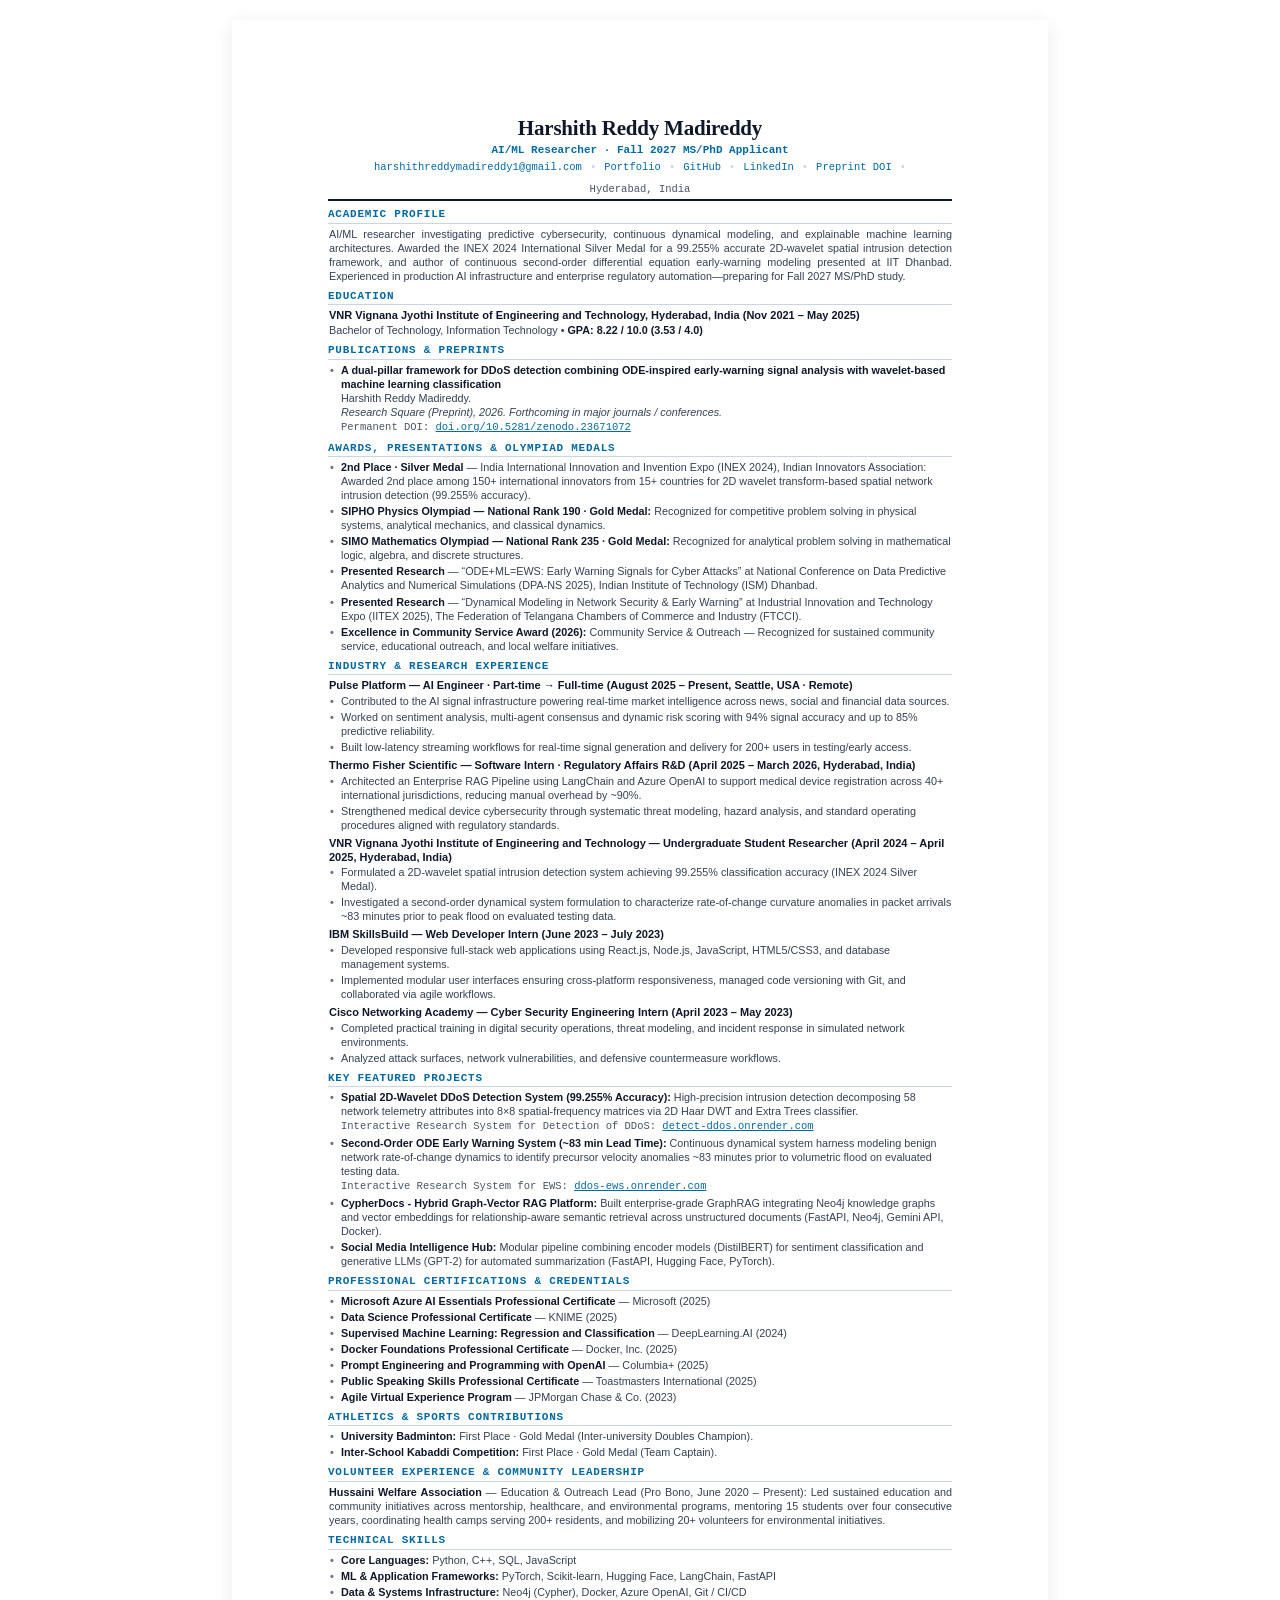
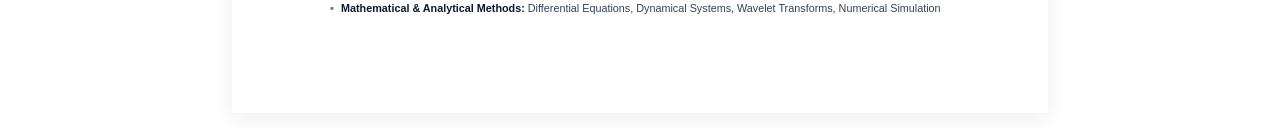
<file: scripts/cv_template.html>
<!DOCTYPE html>
<html lang="en">
<head>
  <meta charset="UTF-8">
  <title>Curriculum Vitae — Harshith Reddy Madireddy</title>
  <style>
    @page {
      size: letter;
      margin: 1in;
    }
    *, *::before, *::after {
      box-sizing: border-box;
      margin: 0;
      padding: 0;
    }
    body {
      font-family: -apple-system, BlinkMacSystemFont, "Segoe UI", Roboto, "Helvetica Neue", Arial, sans-serif;
      font-size: 10.8px;
      line-height: 1.28;
      color: #1e293b;
      background: #ffffff;
      -webkit-font-smoothing: antialiased;
    }
    @media screen {
      body {
        max-width: 8.5in;
        margin: 20px auto;
        padding: 1in;
        background: #ffffff;
        box-shadow: 0 4px 20px rgba(0, 0, 0, 0.08);
      }
    }
    @media print {
      body {
        margin: 0;
        padding: 0;
        background: #ffffff;
      }
    }
    a {
      color: #0369a1;
      text-decoration: none;
    }
    a:hover {
      text-decoration: underline;
    }
    .header {
      text-align: center;
      padding-bottom: 3px;
      margin-bottom: 6px;
      border-bottom: 2px solid #0f172a;
    }
    .name {
      font-family: Georgia, Cambria, "Times New Roman", Times, serif;
      font-size: 21px;
      font-weight: 700;
      letter-spacing: -0.01em;
      color: #0f172a;
      line-height: 1.2;
    }
    .title {
      font-family: ui-monospace, SFMono-Regular, Menlo, Monaco, Consolas, monospace;
      font-size: 11px;
      font-weight: 600;
      color: #0369a1;
      margin-top: 2px;
    }
    .contact-bar {
      display: flex;
      flex-wrap: wrap;
      justify-content: center;
      align-items: center;
      gap: 8px;
      margin-top: 4px;
      font-size: 10.5px;
      color: #475569;
      font-family: ui-monospace, SFMono-Regular, Menlo, Monaco, Consolas, monospace;
    }
    .contact-bar span.sep {
      color: #cbd5e1;
    }
    .section {
      margin-bottom: 6px;
    }
    .section-title {
      font-family: ui-monospace, SFMono-Regular, Menlo, Monaco, Consolas, monospace;
      font-size: 11px;
      font-weight: 700;
      text-transform: uppercase;
      letter-spacing: 0.07em;
      color: #0369a1;
      padding-bottom: 1.5px;
      margin-bottom: 3px;
      border-bottom: 1px solid #cbd5e1;
    }
    .section-content {
      padding-left: 1px;
    }
    p.profile-text {
      text-align: justify;
      color: #334155;
      font-size: 10.8px;
      line-height: 1.30;
    }
    .item {
      margin-bottom: 4px;
      page-break-inside: avoid;
    }
    .item:last-child {
      margin-bottom: 0;
    }
    .item-header {
      display: flex;
      justify-content: space-between;
      align-items: baseline;
      font-size: 11px;
      font-weight: 700;
      color: #0f172a;
    }
    .item-subtitle {
      font-size: 10.8px;
      color: #334155;
      margin-top: 1px;
    }
    ul.cv-list {
      list-style-type: none;
      padding-left: 0;
      margin-top: 1.5px;
    }
    ul.cv-list li {
      position: relative;
      padding-left: 12px;
      margin-bottom: 2px;
      font-size: 10.8px;
      color: #334155;
      line-height: 1.30;
    }
    ul.cv-list li::before {
      content: "•";
      position: absolute;
      left: 1px;
      color: #64748b;
      font-weight: bold;
    }
    .strong-title {
      color: #0f172a;
      font-weight: 600;
    }
    .project-link {
      margin-top: 2px;
      font-family: ui-monospace, SFMono-Regular, Menlo, Monaco, Consolas, monospace;
      font-size: 10.5px;
      color: #475569;
    }
    .project-link a {
      color: #0369a1;
      text-decoration: underline;
    }
  </style>
</head>
<body>

  <!-- HEADER -->
  <header class="header">
    <h1 class="name">Harshith Reddy Madireddy</h1>
    <div class="title">AI/ML Researcher · Fall 2027 MS/PhD Applicant</div>
    <div class="contact-bar">
      <span><a href="mailto:harshithreddymadireddy1@gmail.com">harshithreddymadireddy1@gmail.com</a></span>
      <span class="sep">•</span>
      <span><a href="https://harshithreddymadireddy.github.io/portfolio/" target="_blank">Portfolio</a></span>
      <span class="sep">•</span>
      <span><a href="https://github.com/harshithreddymadireddy" target="_blank">GitHub</a></span>
      <span class="sep">•</span>
      <span><a href="https://www.linkedin.com/in/harshith-reddy-madireddy" target="_blank">LinkedIn</a></span>
      <span class="sep">•</span>
      <span><a href="https://doi.org/10.5281/zenodo.23671072" target="_blank">Preprint DOI</a></span>
      <span class="sep">•</span>
      <span>Hyderabad, India</span>
    </div>
  </header>

  <!-- ACADEMIC PROFILE -->
  <section class="section">
    <div class="section-title">Academic Profile</div>
    <div class="section-content">
      <p class="profile-text">
        AI/ML researcher investigating predictive cybersecurity, continuous dynamical modeling, and explainable machine learning architectures. Awarded the INEX 2024 International Silver Medal for a 99.255% accurate 2D-wavelet spatial intrusion detection framework, and author of continuous second-order differential equation early-warning modeling presented at IIT Dhanbad. Experienced in production AI infrastructure and enterprise regulatory automation—preparing for Fall 2027 MS/PhD study.
      </p>
    </div>
  </section>

  <!-- EDUCATION -->
  <section class="section">
    <div class="section-title">Education</div>
    <div class="section-content">
      <div class="item">
        <div class="item-header">
          <span>VNR Vignana Jyothi Institute of Engineering and Technology, Hyderabad, India (Nov 2021 – May 2025)</span>
        </div>
        <div class="item-subtitle">
          Bachelor of Technology, Information Technology • <strong class="strong-title">GPA: 8.22 / 10.0 (3.53 / 4.0)</strong>
        </div>
      </div>
    </div>
  </section>

  <!-- PUBLICATIONS & PREPRINTS -->
  <section class="section">
    <div class="section-title">Publications &amp; Preprints</div>
    <div class="section-content">
      <ul class="cv-list">
        <li>
          <strong class="strong-title">A dual-pillar framework for DDoS detection combining ODE-inspired early-warning signal analysis with wavelet-based machine learning classification</strong><br />
          Harshith Reddy Madireddy.<br />
          <em>Research Square (Preprint), 2026. Forthcoming in major journals / conferences.</em>
          <div class="project-link">Permanent DOI: <a href="https://doi.org/10.5281/zenodo.23671072" target="_blank">doi.org/10.5281/zenodo.23671072</a></div>
        </li>
      </ul>
    </div>
  </section>

  <!-- AWARDS, PRESENTATIONS & OLYMPIAD MEDALS -->
  <section class="section">
    <div class="section-title">Awards, Presentations &amp; Olympiad Medals</div>
    <div class="section-content">
      <ul class="cv-list">
        <li><strong class="strong-title">2nd Place · Silver Medal</strong> — India International Innovation and Invention Expo (INEX 2024), Indian Innovators Association: Awarded 2nd place among 150+ international innovators from 15+ countries for 2D wavelet transform-based spatial network intrusion detection (99.255% accuracy).</li>
        <li><strong class="strong-title">SIPHO Physics Olympiad — National Rank 190 · Gold Medal:</strong> Recognized for competitive problem solving in physical systems, analytical mechanics, and classical dynamics.</li>
        <li><strong class="strong-title">SIMO Mathematics Olympiad — National Rank 235 · Gold Medal:</strong> Recognized for analytical problem solving in mathematical logic, algebra, and discrete structures.</li>
        <li><strong class="strong-title">Presented Research</strong> — “ODE+ML=EWS: Early Warning Signals for Cyber Attacks” at National Conference on Data Predictive Analytics and Numerical Simulations (DPA-NS 2025), Indian Institute of Technology (ISM) Dhanbad.</li>
        <li><strong class="strong-title">Presented Research</strong> — “Dynamical Modeling in Network Security &amp; Early Warning” at Industrial Innovation and Technology Expo (IITEX 2025), The Federation of Telangana Chambers of Commerce and Industry (FTCCI).</li>
        <li><strong class="strong-title">Excellence in Community Service Award (2026):</strong> Community Service &amp; Outreach — Recognized for sustained community service, educational outreach, and local welfare initiatives.</li>
      </ul>
    </div>
  </section>

  <!-- INDUSTRY & RESEARCH EXPERIENCE -->
  <section class="section">
    <div class="section-title">Industry &amp; Research Experience</div>
    <div class="section-content">

      <div class="item">
        <div class="item-header">
          <span>Pulse Platform — AI Engineer · Part-time → Full-time (August 2025 – Present, Seattle, USA · Remote)</span>
        </div>
        <ul class="cv-list">
          <li>Contributed to the AI signal infrastructure powering real-time market intelligence across news, social and financial data sources.</li>
          <li>Worked on sentiment analysis, multi-agent consensus and dynamic risk scoring with 94% signal accuracy and up to 85% predictive reliability.</li>
          <li>Built low-latency streaming workflows for real-time signal generation and delivery for 200+ users in testing/early access.</li>
        </ul>
      </div>

      <div class="item">
        <div class="item-header">
          <span>Thermo Fisher Scientific — Software Intern · Regulatory Affairs R&amp;D (April 2025 – March 2026, Hyderabad, India)</span>
        </div>
        <ul class="cv-list">
          <li>Architected an Enterprise RAG Pipeline using LangChain and Azure OpenAI to support medical device registration across 40+ international jurisdictions, reducing manual overhead by ~90%.</li>
          <li>Strengthened medical device cybersecurity through systematic threat modeling, hazard analysis, and standard operating procedures aligned with regulatory standards.</li>
        </ul>
      </div>

      <div class="item">
        <div class="item-header">
          <span>VNR Vignana Jyothi Institute of Engineering and Technology — Undergraduate Student Researcher (April 2024 – April 2025, Hyderabad, India)</span>
        </div>
        <ul class="cv-list">
          <li>Formulated a 2D-wavelet spatial intrusion detection system achieving 99.255% classification accuracy (INEX 2024 Silver Medal).</li>
          <li>Investigated a second-order dynamical system formulation to characterize rate-of-change curvature anomalies in packet arrivals ~83 minutes prior to peak flood on evaluated testing data.</li>
        </ul>
      </div>

      <div class="item">
        <div class="item-header">
          <span>IBM SkillsBuild — Web Developer Intern (June 2023 – July 2023)</span>
        </div>
        <ul class="cv-list">
          <li>Developed responsive full-stack web applications using React.js, Node.js, JavaScript, HTML5/CSS3, and database management systems.</li>
          <li>Implemented modular user interfaces ensuring cross-platform responsiveness, managed code versioning with Git, and collaborated via agile workflows.</li>
        </ul>
      </div>

      <div class="item">
        <div class="item-header">
          <span>Cisco Networking Academy — Cyber Security Engineering Intern (April 2023 – May 2023)</span>
        </div>
        <ul class="cv-list">
          <li>Completed practical training in digital security operations, threat modeling, and incident response in simulated network environments.</li>
          <li>Analyzed attack surfaces, network vulnerabilities, and defensive countermeasure workflows.</li>
        </ul>
      </div>

    </div>
  </section>

  <!-- KEY FEATURED PROJECTS -->
  <section class="section">
    <div class="section-title">Key Featured Projects</div>
    <div class="section-content">
      <ul class="cv-list">
        <li>
          <strong class="strong-title">Spatial 2D-Wavelet DDoS Detection System (99.255% Accuracy):</strong> High-precision intrusion detection decomposing 58 network telemetry attributes into 8×8 spatial-frequency matrices via 2D Haar DWT and Extra Trees classifier.
          <div class="project-link">Interactive Research System for Detection of DDoS: <a href="https://detect-ddos.onrender.com" target="_blank">detect-ddos.onrender.com</a></div>
        </li>
        <li>
          <strong class="strong-title">Second-Order ODE Early Warning System (~83 min Lead Time):</strong> Continuous dynamical system harness modeling benign network rate-of-change dynamics to identify precursor velocity anomalies ~83 minutes prior to volumetric flood on evaluated testing data.
          <div class="project-link">Interactive Research System for EWS: <a href="https://ddos-ews.onrender.com" target="_blank">ddos-ews.onrender.com</a></div>
        </li>
        <li>
          <strong class="strong-title">CypherDocs - Hybrid Graph-Vector RAG Platform:</strong> Built enterprise-grade GraphRAG integrating Neo4j knowledge graphs and vector embeddings for relationship-aware semantic retrieval across unstructured documents (FastAPI, Neo4j, Gemini API, Docker).
        </li>
        <li>
          <strong class="strong-title">Social Media Intelligence Hub:</strong> Modular pipeline combining encoder models (DistilBERT) for sentiment classification and generative LLMs (GPT-2) for automated summarization (FastAPI, Hugging Face, PyTorch).
        </li>
      </ul>
    </div>
  </section>

  <!-- PROFESSIONAL CERTIFICATIONS & CREDENTIALS -->
  <section class="section">
    <div class="section-title">Professional Certifications &amp; Credentials</div>
    <div class="section-content">
      <ul class="cv-list">
        <li><strong class="strong-title">Microsoft Azure AI Essentials Professional Certificate</strong> — Microsoft (2025)</li>
        <li><strong class="strong-title">Data Science Professional Certificate</strong> — KNIME (2025)</li>
        <li><strong class="strong-title">Supervised Machine Learning: Regression and Classification</strong> — DeepLearning.AI (2024)</li>
        <li><strong class="strong-title">Docker Foundations Professional Certificate</strong> — Docker, Inc. (2025)</li>
        <li><strong class="strong-title">Prompt Engineering and Programming with OpenAI</strong> — Columbia+ (2025)</li>
        <li><strong class="strong-title">Public Speaking Skills Professional Certificate</strong> — Toastmasters International (2025)</li>
        <li><strong class="strong-title">Agile Virtual Experience Program</strong> — JPMorgan Chase &amp; Co. (2023)</li>
      </ul>
    </div>
  </section>

  <!-- ATHLETICS & SPORTS CONTRIBUTIONS -->
  <section class="section">
    <div class="section-title">Athletics &amp; Sports Contributions</div>
    <div class="section-content">
      <ul class="cv-list">
        <li><strong class="strong-title">University Badminton:</strong> First Place · Gold Medal (Inter-university Doubles Champion).</li>
        <li><strong class="strong-title">Inter-School Kabaddi Competition:</strong> First Place · Gold Medal (Team Captain).</li>
      </ul>
    </div>
  </section>

  <!-- VOLUNTEER EXPERIENCE & COMMUNITY LEADERSHIP -->
  <section class="section">
    <div class="section-title">Volunteer Experience &amp; Community Leadership</div>
    <div class="section-content">
      <div class="item">
        <p class="profile-text">
          <strong class="strong-title">Hussaini Welfare Association</strong> — Education &amp; Outreach Lead (Pro Bono, June 2020 – Present): Led sustained education and community initiatives across mentorship, healthcare, and environmental programs, mentoring 15 students over four consecutive years, coordinating health camps serving 200+ residents, and mobilizing 20+ volunteers for environmental initiatives.
        </p>
      </div>
    </div>
  </section>

  <!-- TECHNICAL SKILLS -->
  <section class="section" style="margin-bottom: 0;">
    <div class="section-title">Technical Skills</div>
    <div class="section-content">
      <ul class="cv-list">
        <li><strong class="strong-title">Core Languages:</strong> Python, C++, SQL, JavaScript</li>
        <li><strong class="strong-title">ML &amp; Application Frameworks:</strong> PyTorch, Scikit-learn, Hugging Face, LangChain, FastAPI</li>
        <li><strong class="strong-title">Data &amp; Systems Infrastructure:</strong> Neo4j (Cypher), Docker, Azure OpenAI, Git / CI/CD</li>
        <li><strong class="strong-title">Mathematical &amp; Analytical Methods:</strong> Differential Equations, Dynamical Systems, Wavelet Transforms, Numerical Simulation</li>
      </ul>
    </div>
  </section>

</body>
</html>
</file>
